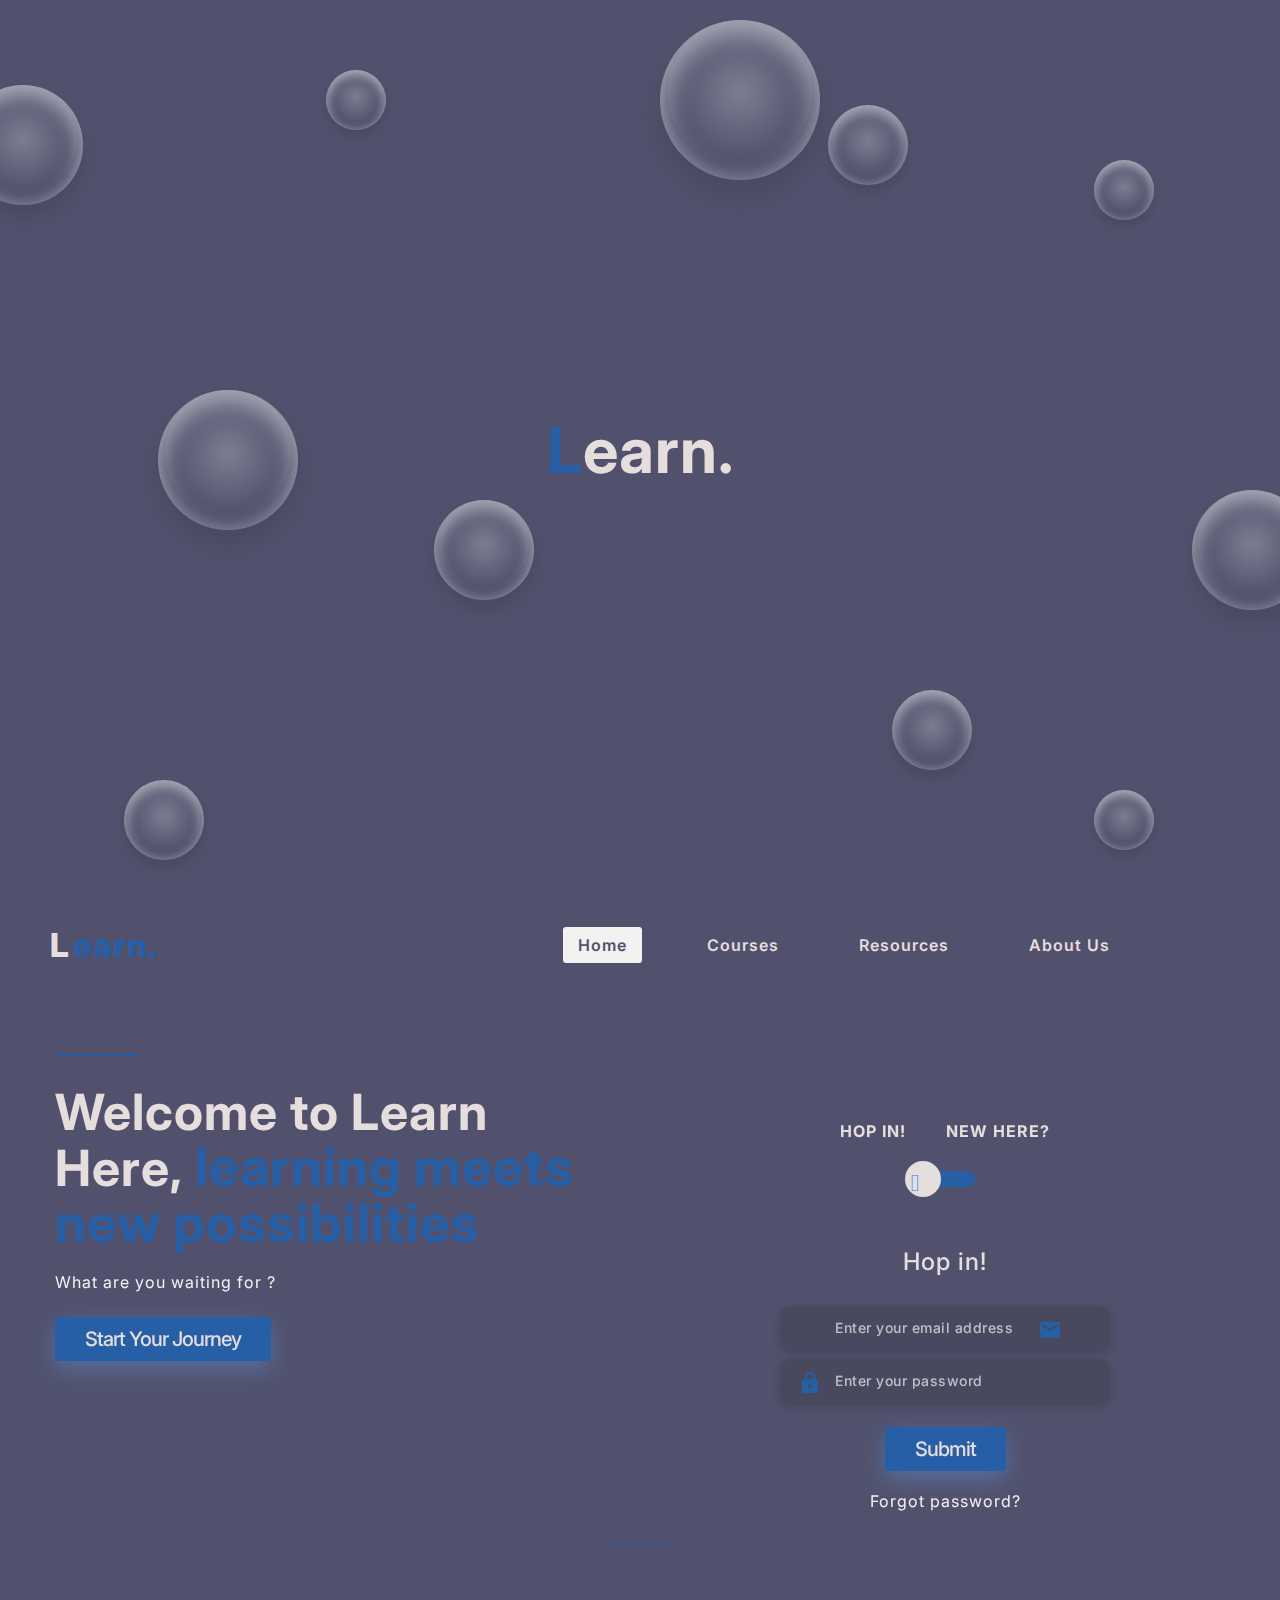
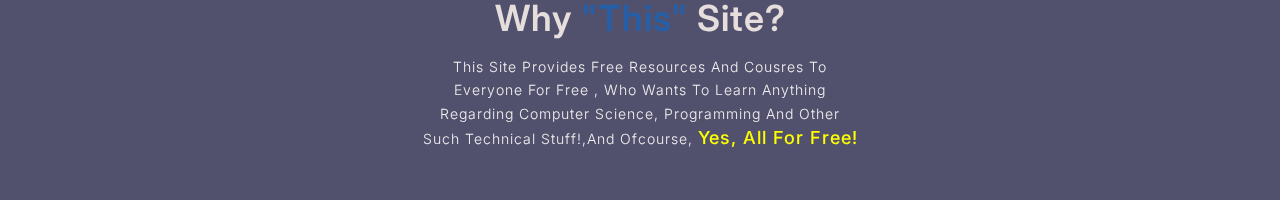
<file: index.html>
<!DOCTYPE html>
<html lang="en">

<head>
    <meta charset="UTF-8">
    <meta http-equiv="X-UA-Compatible" content="IE=edge">
    <meta name="viewport" content="width=device-width, initial-scale=1.0, maximum-scale=1.0, user-scalable=0">
    <!-- css -->
    <link rel="stylesheet" href="/Css/main.css">

    <title>Learn.</title>
    <!-- font awesome Icons -->
    <link rel="stylesheet" href="https://cdnjs.cloudflare.com/ajax/libs/font-awesome/6.1.1/css/all.min.css"
        integrity="sha512-KfkfwYDsLkIlwQp6LFnl8zNdLGxu9YAA1QvwINks4PhcElQSvqcyVLLD9aMhXd13uQjoXtEKNosOWaZqXgel0g=="
        crossorigin="anonymous" referrerpolicy="no-referrer" />
    <!-- Material Icons -->
    <link rel="stylesheet" href="https://fonts.googleapis.com/icon?family=Material+Icons">

</head>

<body>
    <header>
        <div class="headcont">
            <p>Learn.</p>
        </div>     
    </header>
    <!-- navbar starts -->
    <nav class="navbar">
        <div class="container">
            <div class="row justify-content-between align-items-center">
                <div class="logo">L <span>earn.</span></div>
                <input type="checkbox" name="" id="click">
                <label for="click" class="menu-btn">
                    <i class="material-icons">menu</i>
                </label>
                <ul>
                    <li><a href="/index.html" class="active">Home</a></li>
                    <li><a href="/pages/courses@learn.html"">Courses</a></li>
                    <li><a href="/pages/resources@learn.html">Resources</a></li>
                    <li><a href="/pages/aboutus.html">About Us</a></li>
                    <li ><div id="darkbtn">
                            <a href="">
                                <i class="fa-solid fa-circle-half-stroke" >

                                </i>
                            </a>
                        </div></li>
                </ul>
            </div>
        </div>
    </nav>
    <!-- nav bar ends -->
    <!-- home page starts -->
    <div id="background-wrap">
        <div class="bubble x1"></div>
        <div class="bubble x2"></div>
        <div class="bubble x3"></div>
        <div class="bubble x4"></div>
        <div class="bubble x5"></div>
        <div class="bubble x6"></div>
        <div class="bubble x7"></div>
        <div class="bubble x8"></div>
        <div class="bubble x9"></div>
        <div class="bubble x10"></div>
        <div class="bubble x11"></div>
    </div>
    <div class="container main">
        <div class="row  full-screen align-items-center">
            <div class="left">
                <span class="line"></span>
                <h2>Welcome to Learn
                    <br> Here,<span>

                        learning meets new possibilities</span>
                </h2>
                <p>What are you waiting for ?</p>
                <a class="btn" href="#1">start your journey</a>
                <div class="social-media">
                    <a href=""><i class="fab fa-facebook-f"></i></a>
                    <a href=""><i class="fab fa-twitter"></i></a>
                    <a href=""><i class="fab fa-instagram"></i></a>
                    <a href=""><i class="fab fa-github"></i></a>
                    <a href=""><i class="fab fa-linkedin"></i></a>
                    

                </div>
            </div>
            <div class="right rightt" id="1">
                <form action="https://formspree.io/f/xknykdpj" method="POST" class="form">
                    <div class="text-center">
                        <h6><span>hop in!</span><span>new here?</span></h6>
                        <input type="checkbox" class="checkbox" id="reg-log">
                        <label for="reg-log"></label>
                        <div class="card-3d-wrap">
                            <div class="card-3d-wrapper">
                                <div class="card-front">
                                    <div class="center-wrap">
                                        <h4 class="heading">Hop in!</h4>
                                        <div class="form-group">
                                            <label>
                                                <input type="email" class="form-style"
                                                    placeholder="Enter your email address" name="email">
                                                <i class="material-icons">alternate_email</i>

                                            </label>

                                        </div>
                                        <div class="form-group">
                                            <label><input type="Password" class="form-style"
                                                    placeholder="Enter your password" name="password">
                                                <i class="material-icons">lock</i></label>

                                        </div>
                                        <a href="" class="btn">Submit</a>
                                        <p class="text-center"><a href="" class="link">Forgot password?</a></p>
                                    </div>
                                </div>
                                <div class="card-back">
                                    <div class="center-wrap">
                                        <h4 class="heading">New here?</h4>

                                        <div class="form-group">
                                            <input type="text" class="form-style" placeholder="Enter your name "
                                                name="username">
                                            <i class="material-icons">perm_identity</i>
                                        </div>

                                        <div class="form-group">
                                            <input type="email" class="form-style" placeholder="Enter you email address"
                                                name="email">
                                            <i class="material-icons">alternate_email</i>
                                        </div>

                                        <div class="form-group">
                                            <input type="Password" class="form-style" placeholder="Enter you password"
                                                name="password">
                                            <i class="material-icons">lock</i>
                                        </div>
                                        <button type="submit" class="btn">Submit</button>

                                    </div>
                                </div>
                            </div>
                        </div>
                    </div>
                </form>
            </div>

            <div class="bottomcontent">
                <div class="line1"></div>
                <div class="infocard infocard1">
                    <div class="head">
                    <p>Why <span> "this"</span> site?
                        
                        </p>
                    <p class="infotext">
                    This site provides free resources and cousres to everyone for free , who wants to learn anything regarding 
                    computer science, programming and other such technical stuff!,And ofcourse,
                     <span>Yes, all for free!</span>
                    </p>
                </div></div>
                
                
                
                
            </div>
        </div>

    </div>
    <!-- home page ends -->
    <script src="/js/app.js"></script>
</body>

</html>
</file>
<file: Css/main.css>
@import url('https://fonts.googleapis.com/css2?family=Inter:wght@100;200;300;400;500;600;700;800;900&display=swap');

:root{
    --maincolor:#275fa7;
    --maincolorarrow:#4f94ee;
    --back:#51516d;
    --formTextBack:#48485e;
    --whiteText:#e6dddd;
    --whiteTextbtn:#e6dddd;
    --whiteTextbtnHover:#303041;
    --whitesmoke:rgb(243, 241, 241);
    --shadow:0px 4px 8px 0 rgba(21,21,21,.2);
    --yellow:yellow;
    --infocard:rgba(182, 193, 202, 0.26);
    --mobilenav:rgba(56, 54, 54, 0.555);
    --headingText:#fff;
    --courseCards:rgb(238, 236, 236);
    --courseCardsShadow:rgba(255, 255, 255, 0.2) 0px 7px 29px 0px;

    transition: all 700ms ease;
}
.darktheme{
    --maincolor:#3668aa;
    --back:#dfe9f0;
    --whiteText:#4b4a4a;
    --whitesmoke:rgb(44, 43, 43);
    --formTextBack:rgba(167, 173, 175, 0.829);
    --yellow:rgb(216, 169, 81);
    --whiteTextbtnHover:#303041;
    --whiteTextbtn:#e6dddd;
    --maincolor:#4f94ee;
    --maincolorarrow:#fff;
    --headingText:#111;
    --courseCards:rgb(238, 236, 236);
    
    --courseCardsShadow:rgba(68, 64, 64, 0.2) 0px 7px 29px 0px;
    --mobilenav:rgba(255, 255, 255, 0.363);
}
*{
    margin: 0;
    padding: 0;
    box-sizing: border-box;
    font-family: 'Inter', sans-serif;
}

/* preventing selection color  */
::selection{
    color: none;
    background: none;
}

/* header animation */
header{
    position: relative;
    animation: moveup 1.9s forwards;
    pointer-events: none;
    transition: .4s;
}
/*loading animation for the page*/
@keyframes moveup {
    25%{
        opacity: 1;
        height: 100vh;
    }
    50%{
        opacity: 1;
        height: 100vh;


    }
    75%{
        opacity: 1;
        height: 100vh;

    }
    100%{
        opacity: 0;
        display: none;
        height: 0vh;
    }
}


.headcont{
    display:flex;
    height:100vh;
    width:100%;
    align-items: center;
    justify-content: center;
    font-size: 63px;
    font-weight: 700;
    color:var(--whiteText);

}
.headcont p::first-letter{
    color:var(--maincolor);
}
::before,::after{
    box-sizing: border-box;
}

#background-wrap {
    bottom: 0;
	left: 0;
	position: fixed;
	right: 0;
	top: 0;
	z-index: -1;
    opacity: 0.5;
}

/* KEYFRAMES */

@-webkit-keyframes animateBubble {
    0% {
        margin-top: 1001px;
    }
    100% {
        margin-top: -100%;
    }
}

@-moz-keyframes animateBubble {
    0% {
        margin-top: 1000px;
    }
    100% {
        margin-top: -100%;
    }
}

@keyframes animateBubble {
    0% {
        margin-top: 1000px;
    }
    100% {
        margin-top: -100%;
    }
}

@-webkit-keyframes sideWays { 
    0% { 
        margin-left:0px;
    }
    100% { 
        margin-left:50px;
    }
}

@-moz-keyframes sideWays { 
    0% { 
        margin-left:0px;
    }
    100% { 
        margin-left:50px;
    }
}

@keyframes sideWays { 
    0% { 
        margin-left:0px;
    }
    100% { 
        margin-left:50px;
    }
}

/* ANIMATIONS */

.x1 {
    -webkit-animation: animateBubble 24s linear infinite, sideWays 2s ease-in-out infinite alternate;
	-moz-animation: animateBubble 24s linear infinite, sideWays 2s ease-in-out infinite alternate;
	animation: animateBubble 24s linear infinite, sideWays 2s ease-in-out infinite alternate;
	
	left: -6%;
	top: 5%;
	
	-webkit-transform: scale(0.6);
	-moz-transform: scale(0.6);
	transform: scale(0.6);
}

.x2 {
    -webkit-animation: animateBubble 20s linear infinite, sideWays 4s ease-in-out infinite alternate;
	-moz-animation: animateBubble 20s linear infinite, sideWays 4s ease-in-out infinite alternate;
	animation: animateBubble 20s linear infinite, sideWays 4s ease-in-out infinite alternate;
	
	left: 5%;
	top: 80%;
	
	-webkit-transform: scale(0.4);
	-moz-transform: scale(0.4);
	transform: scale(0.4);
}

.x3 {
    -webkit-animation: animateBubble 28s linear infinite, sideWays 2s ease-in-out infinite alternate;
	-moz-animation: animateBubble 28s linear infinite, sideWays 2s ease-in-out infinite alternate;
	animation: animateBubble 28s linear infinite, sideWays 2s ease-in-out infinite alternate;
	
	left: 10%;
	top: 40%;
	
	-webkit-transform: scale(0.7);
	-moz-transform: scale(0.7);
	transform: scale(0.7);
}

.x4 {
    -webkit-animation: animateBubble 22s linear infinite, sideWays 3s ease-in-out infinite alternate;
	-moz-animation: animateBubble 22s linear infinite, sideWays 3s ease-in-out infinite alternate;
	animation: animateBubble 22s linear infinite, sideWays 3s ease-in-out infinite alternate;
	
	left: 20%;
	top: 0;
	
	-webkit-transform: scale(0.3);
	-moz-transform: scale(0.3);
	transform: scale(0.3);
}

.x5 {
    -webkit-animation: animateBubble 29s linear infinite, sideWays 4s ease-in-out infinite alternate;
	-moz-animation: animateBubble 29s linear infinite, sideWays 4s ease-in-out infinite alternate;
	animation: animateBubble 29s linear infinite, sideWays 4s ease-in-out infinite alternate;
	
	left: 30%;
	top: 50%;
	
	-webkit-transform: scale(0.5);
	-moz-transform: scale(0.5);
	transform: scale(0.5);
}

.x6 {
    -webkit-animation: animateBubble 21s linear infinite, sideWays 2s ease-in-out infinite alternate;
	-moz-animation: animateBubble 21s linear infinite, sideWays 2s ease-in-out infinite alternate;
	animation: animateBubble 21s linear infinite, sideWays 2s ease-in-out infinite alternate;
	
	left: 50%;
	top: 0;
	
	-webkit-transform: scale(0.8);
	-moz-transform: scale(0.8);
	transform: scale(0.8);
}

.x7 {
    -webkit-animation: animateBubble 20s linear infinite, sideWays 2s ease-in-out infinite alternate;
	-moz-animation: animateBubble 20s linear infinite, sideWays 2s ease-in-out infinite alternate;
	animation: animateBubble 20s linear infinite, sideWays 2s ease-in-out infinite alternate;
	
	left: 65%;
	top: 70%;
	
	-webkit-transform: scale(0.4);
	-moz-transform: scale(0.4);
	transform: scale(0.4);
}

.x8 {
    -webkit-animation: animateBubble 22s linear infinite, sideWays 3s ease-in-out infinite alternate;
	-moz-animation: animateBubble 22s linear infinite, sideWays 3s ease-in-out infinite alternate;
	animation: animateBubble 22s linear infinite, sideWays 3s ease-in-out infinite alternate;
	
	left: 80%;
	top: 10%;
	
	-webkit-transform: scale(0.3);
	-moz-transform: scale(0.3);
	transform: scale(0.3);
}

.x9 {
    -webkit-animation: animateBubble 29s linear infinite, sideWays 4s ease-in-out infinite alternate;
	-moz-animation: animateBubble 29s linear infinite, sideWays 4s ease-in-out infinite alternate;
	animation: animateBubble 29s linear infinite, sideWays 4s ease-in-out infinite alternate;
	
	left: 90%;
	top: 50%;
	
	-webkit-transform: scale(0.6);
	-moz-transform: scale(0.6);
	transform: scale(0.6);
}

.x10 {
    -webkit-animation: animateBubble 26s linear infinite, sideWays 2s ease-in-out infinite alternate;
	-moz-animation: animateBubble 26s linear infinite, sideWays 2s ease-in-out infinite alternate;
	animation: animateBubble 26s linear infinite, sideWays 2s ease-in-out infinite alternate;
	
	left: 80%;
	top: 80%;
	
	-webkit-transform: scale(0.3);
	-moz-transform: scale(0.3);
	transform: scale(0.3);
}

.x11 {
    -webkit-animation: animateBubble 28s linear infinite, sideWays 4s ease-in-out infinite alternate;
	-moz-animation: animateBubble 26s linear infinite, sideWays 4s ease-in-out infinite alternate;
	animation: animateBubble 26s linear infinite, sideWays 4s ease-in-out infinite alternate;
	
	left: 60%;
	top: 5%;
	
	-webkit-transform: scale(0.4);
	-moz-transform: scale(0.4);
	transform: scale(0.4);
}


/* OBJECTS */

.bubble {
    -webkit-border-radius: 50%;
	-moz-border-radius: 50%;
	border-radius: 50%;
	
    -webkit-box-shadow: 0 20px 30px rgba(0, 0, 0, 0.2), inset 0px 10px 30px 5px rgb(255, 255, 255);
	-moz-box-shadow: 0 20px 30px rgba(0, 0, 0, 0.2), inset 0px 10px 30px 5px rgb(255, 255, 255);
	box-shadow: 0 20px 30px rgba(0, 0, 0, 0.2), inset 0px 10px 30px 5px rgb(255, 255, 255);
	
    height: 200px;
	position: absolute;
	width: 200px;
}

.bubble:after {
    background: -moz-radial-gradient(center, ellipse cover,  rgba(111, 171, 175, 0.5) 0%, rgba(255,255,255,0) 70%); /* FF3.6+ */
    background: -webkit-gradient(radial, center center, 0px, center center, 100%, color-stop(0%,rgba(255,255,255,0.5)), color-stop(70%,rgba(255,255,255,0))); /* Chrome,Safari4+ */
    background: -webkit-radial-gradient(center, ellipse cover,  rgba(169, 205, 211, 0.5) 0%,rgba(255,255,255,0) 70%); /* Chrome10+,Safari5.1+ */
    background: -o-radial-gradient(center, ellipse cover,  rgba(255,255,255,0.5) 0%,rgba(255,255,255,0) 70%); /* Opera 12+ */
    background: -ms-radial-gradient(center, ellipse cover,  rgba(255,255,255,0.5) 0%,rgba(255,255,255,0) 70%); /* IE10+ */
    background: radial-gradient(ellipse at center,  rgba(255,255,255,0.5) 0%,rgba(255,255,255,0) 70%); /* W3C */
    filter: progid:DXImageTransform.Microsoft.gradient( startColorstr='#80ffffff', endColorstr='#00ffffff',GradientType=1 ); /* IE6-9 fallback on horizontal gradient */

	-webkit-border-radius: 50%;
	-moz-border-radius: 50%;
	border-radius: 50%;
	
    -webkit-box-shadow: inset 0 20px 30px rgba(255, 255, 255, 0.3);
	-moz-box-shadow: inset 0 20px 30px rgba(255, 255, 255, 0.3);
	box-shadow: inset 0 20px 30px rgba(255, 255, 255, 0.3);
	
	content: "";
    height: 180px;
	left: 10px;
	position: absolute;
	width: 180px;
}
body{
    font-size: 16px;
    letter-spacing: 1px;
    font-weight: normal;
    background-color: var(--whiteText);
    overflow: hidden;
}
a{
    text-decoration: none;
}
ul{
    list-style: none;
}
.container{
    max-width: 1080p;
    margin: auto;

}
.row{
    display:flex;
    flex-wrap: wrap;
}
.justify-content-between{
    justify-content: space-between;
}
.full-screen{
    min-height: 100vh;
    padding: 80px 0 0;
}
.text-center{
    text-align: center;
}
/* navbar starts */
.align-items-center{
    align-items: center;
}
nav{
    width:100%;
    background-color: var(--back);
    position: fixed;
    z-index: 999;
    padding: 25px;
    animation: moveright 2.5s forwards;
}
/*animation to move right*/
@keyframes moveright {
    0%{
        width:0%;
        visibility: hidden;
    }
    25%{
        width:0%;
        visibility: hidden;
    }
    50%{
        idth:0%;
        visibility: hidden;
    }
    100%{
        width:100%;
        visibility: visible;
    }
    
}
nav .container{
    padding: 0 25px;
}
nav .logo{
    color:var(--whiteText);
    font-size: 33px;
    font-weight: 800;
    text-transform: capitalize;
}
nav .logo span{
    color: var(--maincolor);
    margin-left: -5px;
    text-transform: lowercase;
}
nav ul{
    display:flex;
    flex-wrap:wrap;
}
nav ul li{
    margin: 0 25px;
}
nav ul  li a{
    color:var(--whiteText);
    font-size: 16px;
    font-weight: 600;
    padding: 8px 15px;
    text-transform: capitalize;
    border-radius: 3px;
    transition: all .3s ease;;
}
nav ul li a.active,nav ul li a:hover{
    color:var(--back);
    background: var(--whitesmoke);
}
nav .menu-btn i{
    color:var(--whiteText);
    font-size: 28px;
    cursor: pointer;
    display:none;
    position: sticky;
    top:0;
    right:0;
}
.left,.right{
    flex:0 0 50%;
    max-width: 50%;
    padding:25px;
}
.left .line{
    width:15%;
    height:2px;
    background-color: var(--maincolor);
    display: inline-block;
}
.left h2{
    margin-top: 25px;
    font-size: 50px;
    color:var(--whiteText);
    line-height: 55px;
}
.left h2 span{
    color:var(--maincolor);
    font-size: 53px;
}
.left p{
    color:var(--whitesmoke);
    font-size: 16px;
    margin-top: 20px;
    margin-bottom: 10px;
}
.btn{
    height:44px;
    padding:0 30px;
    background-color: var(--maincolor);
    border-radius: 4px;
    font-size: 20px;
    font-weight: 500;
    text-transform: capitalize;
    display:inline-flex;
    color:var(--whiteTextbtn);
    justify-content:center;
    align-items: center;
    letter-spacing: -1px;
    border: none;
    margin-top: 15px;
    box-shadow: 0 8px 24px 0 rgba(90, 127, 182, 0.692);
}
.btn:hover{
    background-color: var(--yellow);
    transition: 500ms ease-in;
    color:var(--whiteTextbtnHover);
    box-shadow: 0 8px 24px 0 rgba(202, 190, 125, 0.664);


}
.social-media{
    margin-top: 60px;
}
.social-media a{
    color:var(--maincolor);
    margin-right:22px;
    text-decoration: none;
    transition: all 300ms ease ;
    font-size: 25px;
}
.social-media a:hover{
    color:var(--whiteText);
    transition: 300ms ease;
}
.form{
    width:100%;
    display: flex;
    justify-content: center;

}
.rightt{
    margin-top:-10%;
}
.right h4{
    
    font-weight: 500;
    color:var(--whiteText);
}
.right h6{
    color:var(--whiteText);
    margin-bottom: 30px;
}
.right h6 span{
    padding: 0 20px;
    font-weight: 700;
    text-transform: uppercase;
    font-size:16px;
}
input[type="checkbox"]
{
    display:none;
}
.checkbox:checked + label,
.checkbox:not(checked) + label{
    position: relative;
    display:block;
    text-align: center;
    width:60px;
    height:16px;
    border-radius: 8px;
    background-color: var(--maincolor);
    padding: 0;
    margin: 10px auto;
    cursor: pointer;
}
.checkbox:checked + label::before,
.checkbox:not(checked) + label::before{
    position: absolute;
    display: block;
    width:36px;
    height:36px;
    border-radius: 50%;
    color:var(--maincolorarrow);
    background-color:var(--whiteText);
    font-family: 'Material Icons';
    content:' \f1e2 ';
    z-index: 20;
    top:-10px;
    left:-10px;
    line-height: 36px;
    text-align: center;
    font-size: 24px;
    transition: all 400ms ease;
}
.checkbox:checked + label::before{
    transform: translateX(44px) rotate(-270deg);
  
}
.link{
    color:var(--whitesmoke);
    margin-top: 20px;
    display: block;

}
.link:hover{
    color:var(--maincolor);
}
.card-3d-wrap{
    position: relative;
    width: 400px;
    max-width: 100%;
    margin-top: 60px;
    transform-style:preserve-3d;
    perspective: 800px;
}
.card-3d-wrapper{
    width:100%;
    height:100%;
    position: absolute;
    top:0;
    left:0;
    transform-style: preserve-3d;
    transition: all 600ms ease-out;
}
.card-front,.card-back{
    width:100%;
    height:100%;
    left: 0;
    top:0;
    position: absolute;
    background-position: bottom center;
    border-radius: 6px;
    /* background-image: url('https://images.unsplash.com/photo-1609602644879-dd158c2b56b4?crop=entropy&cs=tinysrgb&fm=jpg&ixlib=rb-1.2.1&q=80&raw_url=true&ixid=MnwxMjA3fDB8MHxwaG90by1wYWdlfHx8fGVufDB8fHx8&auto=format&fit=crop&w=687'); */
    /* background-color: #1b1b1b; */
    transform-style: preserve-3d;
    backface-visibility: hidden;
    background-size: 300%;
    backdrop-filter:blur(10px);
  
}
.card-back{
    transform: rotateY(180deg);
}
.checkbox:checked ~ .card-3d-wrap .card-3d-wrapper{
    transform: rotateY(180deg);

}
.center-wrap{
    position: absolute;
    width:100%;
    height: 100%;
    padding: 0 35px;
    top:0;
    left:0;
    transform: translate3d(0 , -50%,35px) perspective(100px);
    display: block;
    z-index: 20;
   
}
.heading{
    margin-bottom: 30px;
    font-size: 24px;
    
}
.form-group{
    position: relative;
    display: block;
    margin-bottom:10px ;
    
}
.form-style{
    padding: 13px 20px;
    padding-left: 55px;
    height:100%;
    font-weight: 500;
    font-size: 14px;
    width:100%;
    border-radius: 10px;
    line-height: 22px;
    letter-spacing: 0.5px;
    outline: none;
    color:var(--whitesmoke);
    border: none;
    background-color:var(--formTextBack);
    box-shadow: var(--shadow);
    
}
.form-style:focus,
.form-style:active{
    border: none;
    outline: none;
    border:1px solid rgba(255, 255, 255, 0.24);
    
}
.material-icons{
    position: absolute;
    top:12px;
    left:18px;
    height: 48px;
    font-size: 24px;
    text-align: left;
    color:var(--maincolor);
    transition: all 200ms linear;
    
}
.form-group input::placeholder{
    color:var(--whitesmoke);
    opacity: 0.7;
    transition: all 200ms linear;
    
}
.form-group input:focus::placeholder{
    opacity: 0;
    transition: all 200ms linear;

}
/* home ends */

body{

    background-color: var(--back);
    transition:background-color 1s ease;
}
.main{
    margin: auto 30px;
}
/* lower part */
.bottomcontent{
    display:flex;
    flex-direction: column;
    justify-content: center;
    text-align: center;
    width:100%;

}
.line1{
    background-color: var(--maincolor);
    height:1.5px;
    width:70px;
    margin: 0 auto;
    margin-bottom: 50px;

}
.head{
   text-transform: capitalize;
   font-size: 36px;
   color:var(--whiteText);
   font-weight: 600;
   letter-spacing: 1px;
}
.head span{
    color:var(--maincolor);
}
.infotext{
    margin: 2% 20%;
    font-size: 14px;
    color:var(--whitesmoke);
    font-weight: 300;
    line-height: 1.7em;
}
.infotext span{
    color:var(--yellow);
    font-size: 18px;
    font-weight: 500;
}
.infocard{
    width:60%;
    margin: 0 auto;
   
}
/* responsivenes */
@media(max-width:992px) {
    nav .menu-btn i{
        color:var(--whiteText);
        font-size: 28px;
        cursor: pointer;
        display:flex;
        align-items: center;
    }
    nav .container{
        padding: 0;

    }
    nav ul{
        position: fixed;
        top: 85px;
        right:-100%;
        /* background-color:var(--mobilenav); */
        backdrop-filter: blur(5px);
        height:320px;
        width:100%;
        display: block;
        text-align: center;
        transition:all 0.4s ease;

    }
    #click:checked ~ul{
        right:0;
        
    }
    #click:checked ~.material-icons{
        color:var(--maincolor);
    }
    nav ul li{
        margin: 20px 0;

    }
    nav ul li a {
        display: block;
        font-size: 20px;
    }
    nav ul li a.active,
    nav ul li a:hover{
        background: none;
        color:var(--maincolor)
        
      
    }
    .left h2{
        font-size: 40px;
       
    }
    .left h2 span{
        font-size: 42px;

    }
    .left p{
        font-size: 14px;

    }
    .card-3d-wrap{
        width:350px;
    }
    .bottomcontent{
        margin-top: 100%;
    }
    .head{
        font-size: 25px;
    }
    .infotext{
        font-size: 12px;
    }
    .infotext span{
        font-size: 15px;
    }
    .infocard{
        background-color:var(--infocard);
        padding:20px;
        width: 100%;
        margin-bottom: 20px;
        border-radius: 8px;
        box-shadow: 0 8px 24px 0 rgba(255, 255, 255, 0.151);
        border:1px solid rgba(255, 255, 255, 0.144);

    }
    #background-wrap {
        display: none;
    }
    
}
@media(max-width:768px){
    .left,.right{
        flex: 0 0 100%;
        max-width: fit-content;
    }
    .social-media{
        text-align: center;
        display: flex;
        flex-direction: row;
        justify-content: space-around;
        align-items: center;
    }
    .left{
        text-align: center;
    }
    .right{
        margin-top: 40px;
        margin-left:-11%;
    }
   
}
</file>
